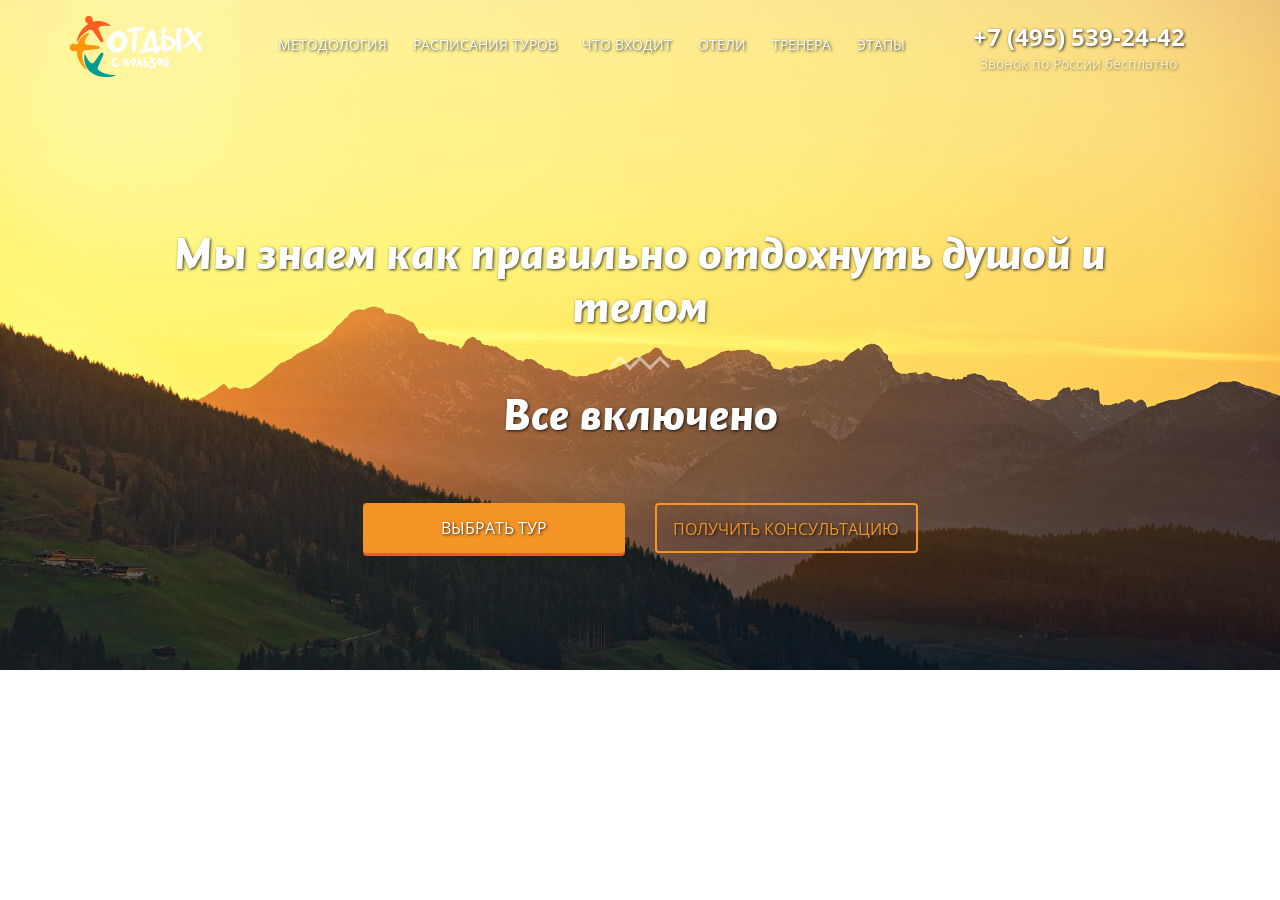
<file: day2/index.html>
<!DOCTYPE html>
<html lang="en">
<head>
	<meta charset="UTF-8">
  <meta charset="utf-8">
  <meta http-equiv="X-UA-Compatible" content="IE=edge">
  <meta name="viewport" content="width=device-width, initial-scale=1">
	<title>Tour</title>

  <link rel="stylesheet" href="css/bootstrap.min.css">
  <link rel="stylesheet" href="css/animate.css">
  <link href="https://fonts.googleapis.com/css?family=Open+Sans:400,700&amp;subset=cyrillic" rel="stylesheet">
  <link rel="stylesheet" href="css/style.css">
</head>
<body>
	
	<!-- Modals -->
<div class="modal">      
        <button type="button" class="close" data-dismiss="modal" aria-label="Close"><span aria-hidden="true">&times;</span></button>
        <div class="modal_contact">
          <h3>Заполните форму и мы свяжемся с вами</h3>
          <div class="form">
              <form action="#" class="form-inline contactform_select">
                <div class="input-group">
                  <div class="input-group-addon"><i class="fa fa-user " aria-hidden="true"></i>
                  </div>
                  <input class="contactform_name form-control" type="text" placeholder="Ваше имя" required minlength="2" name="name">
                </div>            
                <div class="input-group">
                  <div class="input-group-addon contactform_phone"><i class="fa fa-phone" aria-hidden="true"></i></div>
                  <input class="contactform_phone form-control" type="text" placeholder="Телефон" required name="phone">
                </div>            
                <div class="input-group">
                  <div class="input-group-addon contactform_mail"><i class="fa fa-envelope" aria-hidden="true" ></i>
                  </div>
                  <input class="contactform_mail form-control" type="email" placeholder="E-mail"  required name="mail">
                </div>
                <textarea cols="30" rows="3" placeholder="Сообщение" name="message"></textarea>
                <div class="police center-block">
                    <div class="center-block text-center">
                      <input class="checkbox" type="checkbox" required>
                      <p class="text-center">Я согласен с политикой конфидециальности</p>
                    </div>
                </div>
                <button type="submit">отправить</button>
              </form>
          </div>
        </div>
</div>

<div class="thanks">
  <p>Спасибо за обращение!<br>Мы свяжемся с Вами в скором времени.</p>
  <button class="back">Вернуться на сайт</button>
</div>
<div class="overlay">
</div>
    <!-- content --> 
    <div class="main">

      <div class="container">
        <a id="up"></a>
        <div class="row">
          <div class="col-sm-2 col-sm-offset-0 col-xs-4 col-xs-offset-1 main_logo ">
            <img src="icons/main-logo.png" alt="logo">
          </div>
          <div class="col-sm-7 main_nav">
            <nav>
              <ul>
                <li><a href="#about">методология</a></li>
                <li><a href="#sheldure">расписания туров</a></li>
                <li><a href="#include">что входит</a></li>
                <li><a href="#hotels">отели</a></li>
                <li><a href="#personal">тренера</a></li>
                <li><a href="#steps">этапы</a></li>
              </ul>
            </nav>
          </div>
          <div class="col-sm-3 col-sm-offset-0 col-xs-5 col-xs-offset-2 main_tel text-center">
            <p class="main_tel_phone"><span>+7 (495) 539-24-42</span></p>
            <p class="main_tel_title">Звонок по России бесплатно</p>
          </div>
        </div>
        <h1 class="main_title text-center">Мы знаем как правильно отдохнуть душой и телом</h1>
        <img src="icons/wawe.png" class="main_wawe center-block" alt="wawe">
        <h2 class="text-center wow pulse" data-wow-duration="2s" data-wow-iteration="2">Все включено</h2>
        <div class="row">
          <div class="col-sm-offset-3 col-sm-3">
            <a href="#tour">
              <div id="choose" class="main_btna text-center">выбрать тур</div>
            </a>
          </div>
          <div class="col-sm-3">
            <div id="receive" class="main_btn text-center contact" ><span>получить</span> консультацию</div>
          </div>
        </div>
      </div>
    </div>

    <script src="js/script.js"></script>
</body>
</html>
</file>
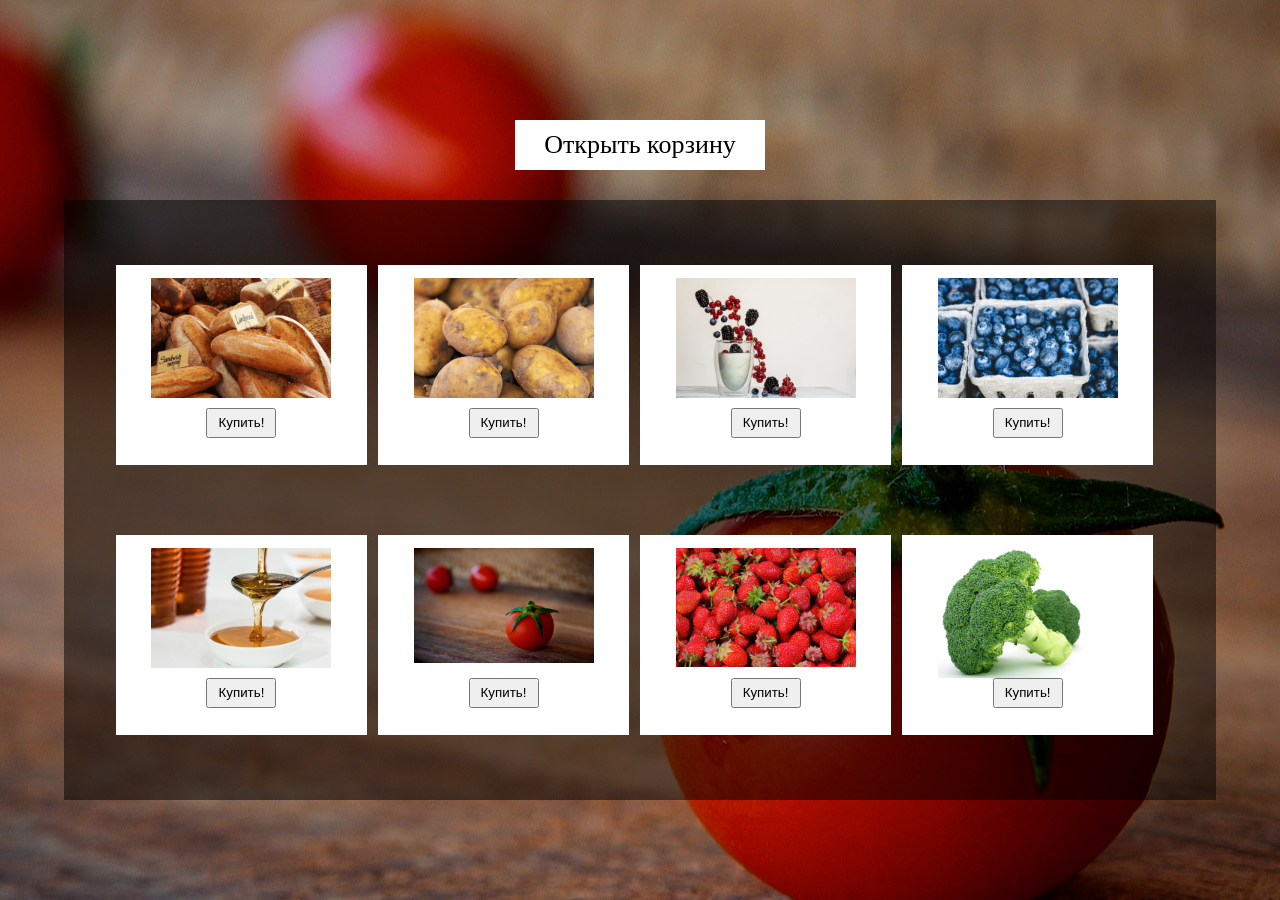
<file: day3/index.html>
<!DOCTYPE html>
<html lang="en">
<head>
	<meta charset="UTF-8">
	<title>Document</title>
	<link rel="stylesheet" href="css/style.css">
</head>
<body>
	<main>
		<div class="open" >Открыть корзину</div>
		<div class="shop">
			<div class="product">
				<div class="product-card">
					<img src="img/bread.jpg" alt="bread">
				</div>
				<button>Купить!</button>
			</div>
			<div class="product">
				<div class="product-card">
					<img src="img/potato.jpg" alt="potato">
				</div>
				<button>Купить!</button>
			</div>
			<div class="product">
				<div class="product-card">
					<img src="img/yogurt.jpg" alt="yogurt">
				</div>
				<button>Купить!</button>
			</div>
			<div class="product">
				<div class="product-card">
					<img src="img/blueberry.jpg" alt="blueberry">
				</div>
				<button>Купить!</button>
			</div>
			<div class="product">
				<div class="product-card">
					<img src="img/honey.jpg" alt="honey">
				</div>
				<button>Купить!</button>
			</div>
			<div class="product">
				<div class="product-card">
					<img src="img/tomato.jpg" alt="tomato">				
				</div>
				<button>Купить!</button>
			</div>
			<div class="product">
				<div class="product-card">
					<img src="img/strawberries.jpg" alt="strawberries">
				</div>
				<button>Купить!</button>
			</div>
			<div class="product">
				<div class="product-card">
					<img src="img/broccoli.jpg" alt="broccoli">
				</div>
				<button>Купить!</button>
			</div>
		</div>
	</main>


	<script src="js/script.js"></script>
</body>
</html>
</file>
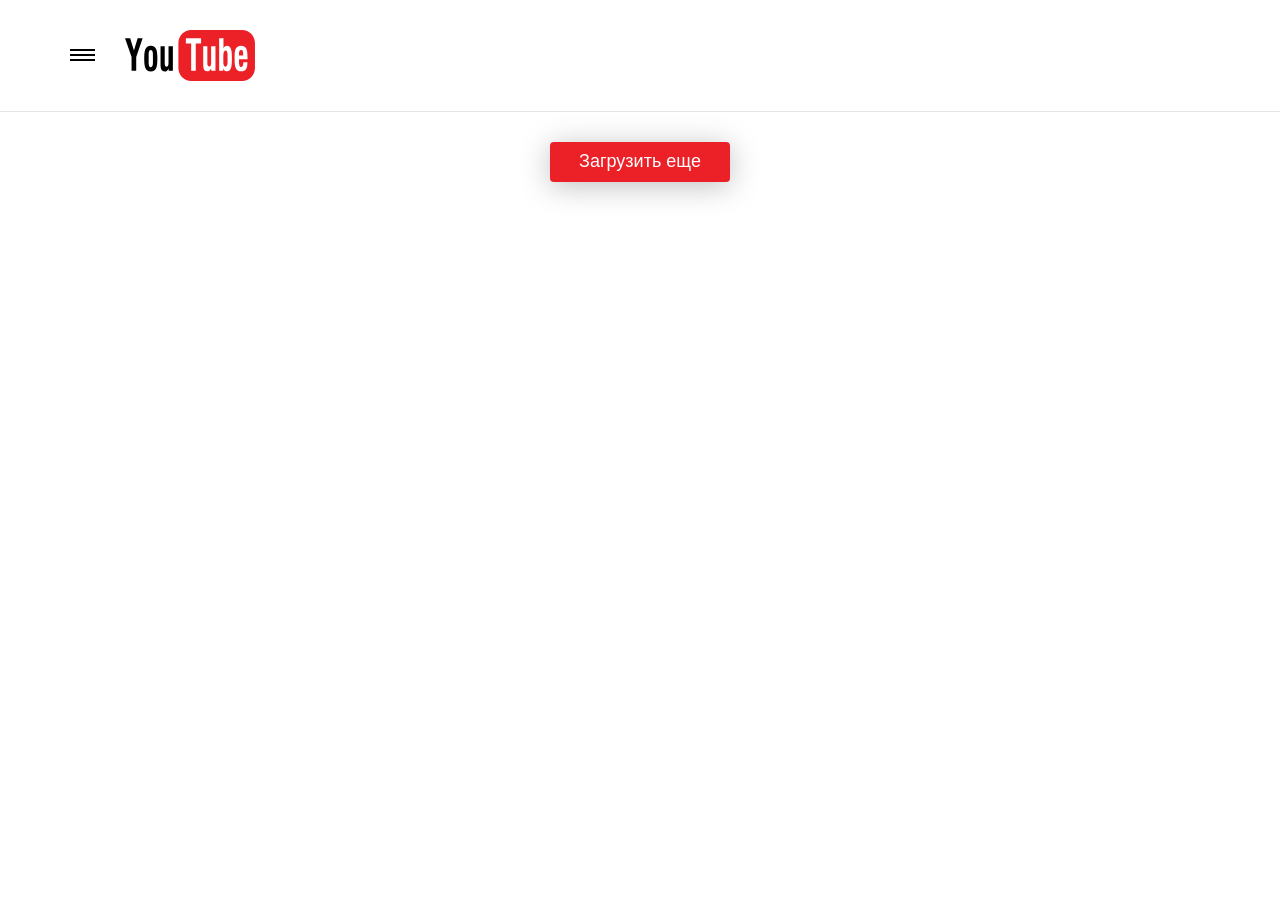
<file: intensive/index.html>
<!DOCTYPE html>
<html lang="en">
    <head>
        <meta charset="UTF-8">
        <meta name="viewport" content="width=device-width, initial-scale=1.0">
        <meta http-equiv="X-UA-Compatible" content="ie=edge">
        <title>YouTube intensive</title>
        <link rel="stylesheet" href="https://stackpath.bootstrapcdn.com/bootstrap/4.2.1/css/bootstrap.min.css">
        <link rel="stylesheet" href="css/style.css">
    </head>
    <body>                 
        <header>
            <div class="container">
                <div class="row align-items-center">
                    <svg class="hamburger" width="25" height="12" viewBox="0 0 25 12" fill="none" xmlns="http://www.w3.org/2000/svg">
                        <line y1="1" x2="25" y2="1" stroke="black" stroke-width="2"/>
                        <line y1="11" x2="25" y2="11" stroke="black" stroke-width="2"/>
                        <line y1="6" x2="25" y2="6" stroke="black" stroke-width="2"/>
                    </svg>
                    <a href="#" class="logo">
                        <img src="logo/youtube.svg" alt="logo">
                    </a>
                </div>
                <div data-slide="nav" class="row">
                    <div class="header__menu">
                        <div class="header__item">
                            <form class="search" action="#">
                                <input required minlength="2" type="text" placeholder="Я ищу..." class="search__input">
                                <button>
                                    <img src="icons/glass.svg" alt="search">
                                </button>
                            </form>
                        </div>
                        <div class="header__item">
                            <div class="header__item-descr">
                                Night mode
                            </div>
                            <div class="header__item-switch">
                                <input type="checkbox" id="cbx" style="display:none"/>
                                <label for="cbx" class="toggle"><span></span></label>   
                            </div>
                        </div>
                    </div>
                </div>
            </div>
            <hr>
        </header>
        <div class="videos">
            <div class="container">
                <div class="videos__wrapper">
                    <!-- <a data-url="AiiSFdsuEjo" href="#" class="videos__item">
                        <img src="img/thumb.webp" alt="thumb">
                        <div class="videos__item-descr">
                            #6 Оптимизация Page Speed Insight Google | Публикация на Хостинг | HandyHost | Марафон вёрстки
                        </div>
                        <div class="videos__item-views">
                            2,6 тыс. просмотров
                        </div>
                    </a>
                    <a data-url="Vb3r7XVTPOc" href="#" class="videos__item">
                        <img src="img/thumb_1.webp" alt="thumb">
                        <div class="videos__item-descr">
                            #5 Пишем jQuery скрипты на landing page | Реальный заказ | Марафон вёрстки | Артем Исламов                        </div>
                        <div class="videos__item-views">
                            3,7 тыс. просмотров
                        </div>
                    </a>
                    <a data-url="YH2XYrbz-S0" href="#" class="videos__item">
                        <img src="img/thumb_2.webp" alt="thumb">
                        <div class="videos__item-descr">
                            #4 вёрстка реального landing page | Марафон верстки | Артем Исламов                        </div>
                        <div class="videos__item-views">
                            3,2 тыс. просмотров
                        </div>
                    </a> -->

                    <button class="more">Загрузить еще</button>
                </div>
            </div>
        </div>

        <div class="modal">
            <div id='frame' class="modal__body"></div>
        </div>
        
        <script src="js/script.js"></script>
  </body>
</html>
</file>
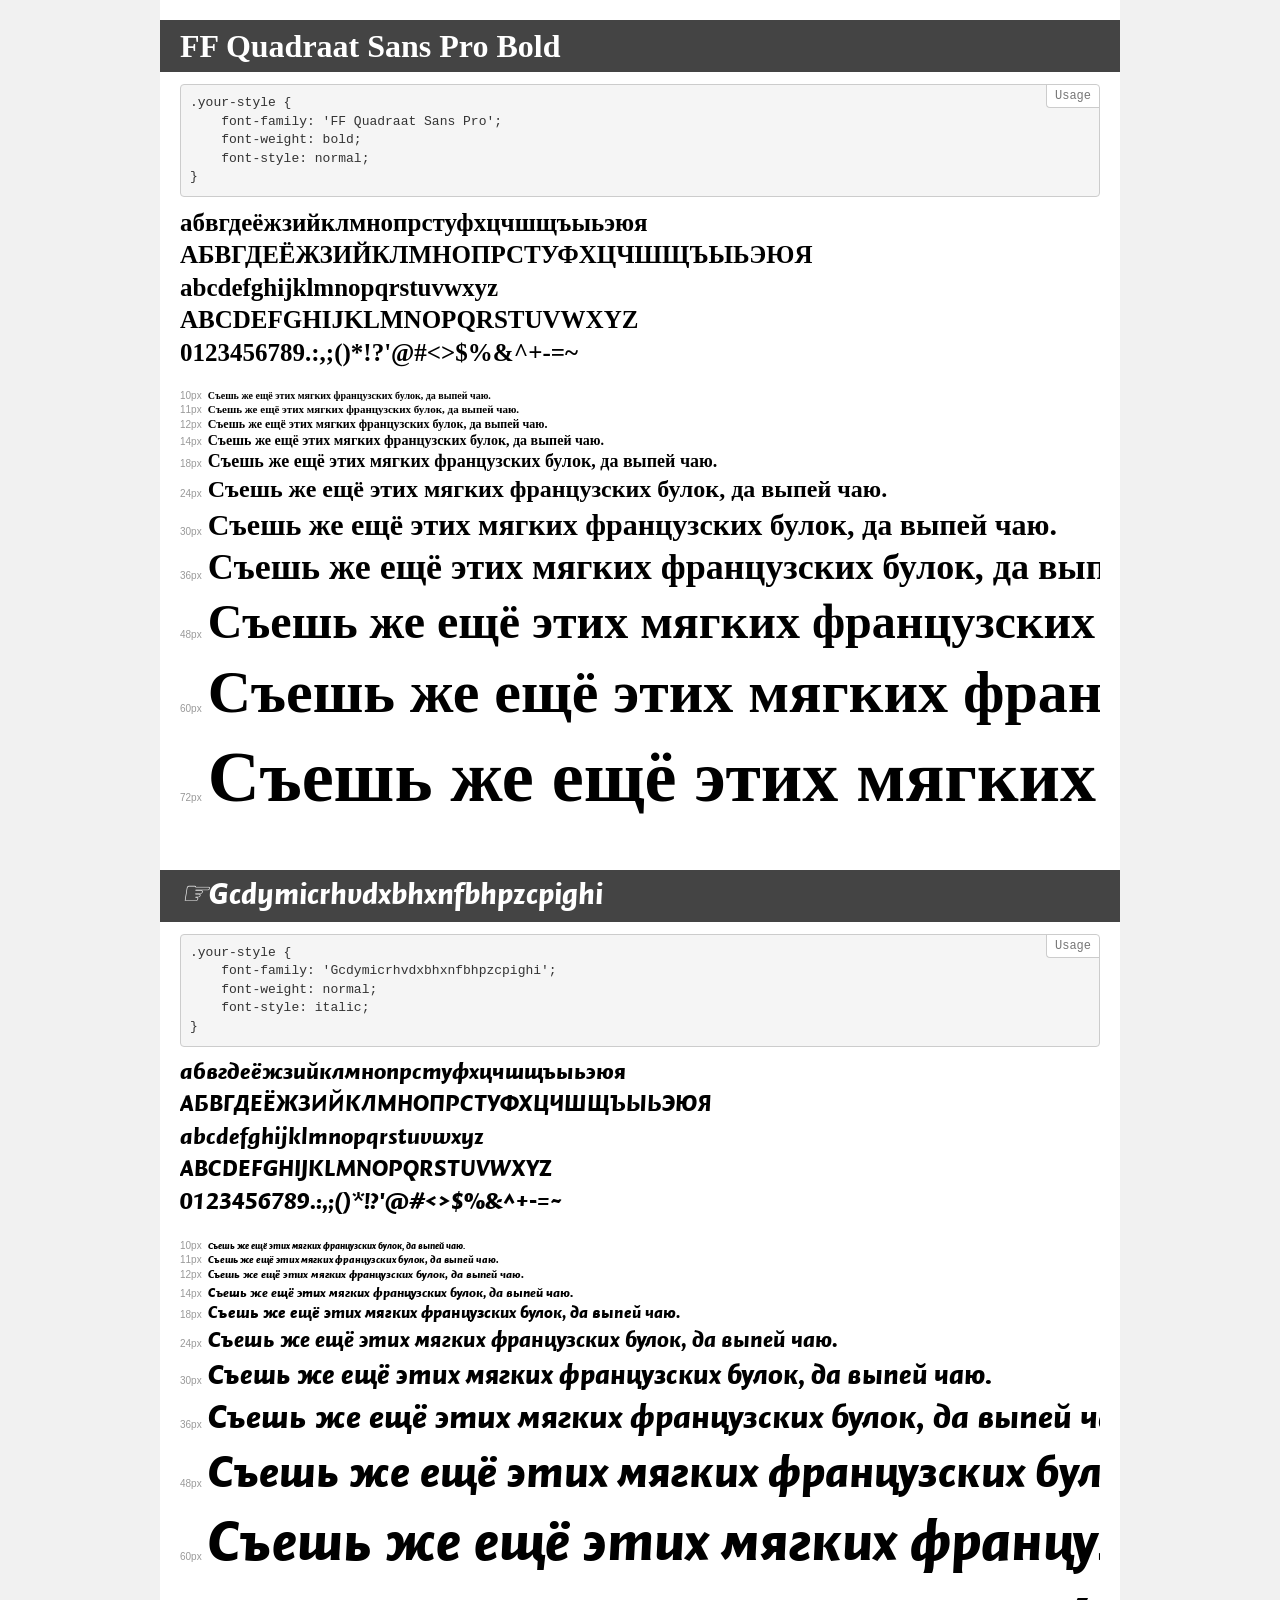
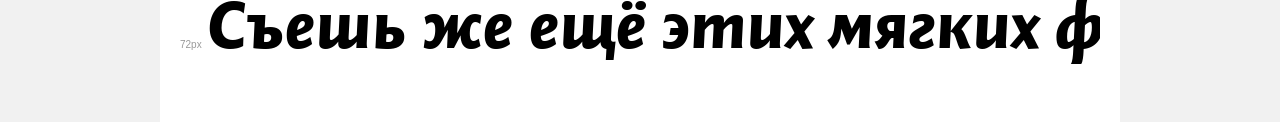
<file: day2/fonts/demo.html>
<!DOCTYPE html>
<html>
<head>
    <meta charset="utf-8">
    <meta http-equiv="X-UA-Compatible" content="IE=edge">
    <meta name="viewport" content="width=device-width, initial-scale=1">
    <meta name="robots" content="noindex, noarchive">
    <title>Transfonter demo</title>
    <link href="stylesheet.css" rel="stylesheet">
    <style>
        /*
        http://meyerweb.com/eric/tools/css/reset/
        v2.0 | 20110126
        License: none (public domain)
        */
        html, body, div, span, applet, object, iframe,
        h1, h2, h3, h4, h5, h6, p, blockquote, pre,
        a, abbr, acronym, address, big, cite, code,
        del, dfn, em, img, ins, kbd, q, s, samp,
        small, strike, strong, sub, sup, tt, var,
        b, u, i, center,
        dl, dt, dd, ol, ul, li,
        fieldset, form, label, legend,
        table, caption, tbody, tfoot, thead, tr, th, td,
        article, aside, canvas, details, embed,
        figure, figcaption, footer, header, hgroup,
        menu, nav, output, ruby, section, summary,
        time, mark, audio, video {
            margin: 0;
            padding: 0;
            border: 0;
            font-size: 100%;
            font: inherit;
            vertical-align: baseline;
        }
        /* HTML5 display-role reset for older browsers */
        article, aside, details, figcaption, figure,
        footer, header, hgroup, menu, nav, section {
            display: block;
        }
        body {
            line-height: 1;
        }
        ol, ul {
            list-style: none;
        }
        blockquote, q {
            quotes: none;
        }
        blockquote:before, blockquote:after,
        q:before, q:after {
            content: '';
            content: none;
        }
        table {
            border-collapse: collapse;
            border-spacing: 0;
        }
        /* common styles */
        body {
            background: #f1f1f1;
            color: #000;
        }
        .page {
            background: #fff;
            width: 920px;
            margin: 0 auto;
            padding: 20px 20px 0 20px;
            overflow: hidden;
        }
        .font-container {
            overflow-x: auto;
            overflow-y: hidden;
            margin-bottom: 40px;
            line-height: 1.3;
            white-space: nowrap;
            padding-bottom: 5px;
        }
        h1 {
            position: relative;
            background: #444;
            font-size: 32px;
            color: #fff;
            padding: 10px 20px;
            margin: 0 -20px 12px -20px;
        }
        .letters {
            font-size: 25px;
            margin-bottom: 20px;
        }
        .s10:before {
            content: '10px';
        }
        .s11:before {
            content: '11px';
        }
        .s12:before {
            content: '12px';
        }
        .s14:before {
            content: '14px';
        }
        .s18:before {
            content: '18px';
        }
        .s24:before {
            content: '24px';
        }
        .s30:before {
            content: '30px';
        }
        .s36:before {
            content: '36px';
        }
        .s48:before {
            content: '48px';
        }
        .s60:before {
            content: '60px';
        }
        .s72:before {
            content: '72px';
        }
        .s10:before, .s11:before, .s12:before, .s14:before,
        .s18:before, .s24:before, .s30:before, .s36:before,
        .s48:before, .s60:before, .s72:before {
            font-family: Arial, sans-serif;
            font-size: 10px;
            font-weight: normal;
            font-style: normal;
            color: #999;
            padding-right: 6px;
        }
        pre {
            display: block;
            position: relative;
            padding: 9px;
            margin: 0 0 10px;
            font-family: Monaco, Menlo, Consolas, "Courier New", monospace !important;
            font-size: 13px;
            line-height: 1.428571429;
            color: #333;
            font-weight: normal !important;
            font-style: normal !important;
            background-color: #f5f5f5;
            border: 1px solid #ccc;
            overflow-x: auto;
            border-radius: 4px;
        }
        pre:after {
            display: block;
            position: absolute;
            right: 0;
            top: 0;
            content: 'Usage';
            line-height: 1;
            padding: 5px 8px;
            font-size: 12px;
            color: #767676;
            background-color: #fff;
            border: 1px solid #ccc;
            border-right: none;
            border-top: none;
            border-radius: 0 4px 0 4px;
            z-index: 10;
        }
        /* responsive */
        @media (max-width: 959px) {
            .page {
                width: auto;
                margin: 0;
            }
        }
    </style>
</head>
<body>
<div class="page">
    <div class="demo" style="font-family: 'FF Quadraat Sans Pro'; font-weight: bold; font-style: normal;">
        <h1>FF Quadraat Sans Pro Bold</h1>
        <pre>.your-style {
    font-family: 'FF Quadraat Sans Pro';
    font-weight: bold;
    font-style: normal;
}</pre>
        <div class="font-container">
            <p class="letters">
                абвгдеёжзийклмнопрстуфхцчшщъыьэюя<br>
АБВГДЕЁЖЗИЙКЛМНОПРСТУФХЦЧШЩЪЫЬЭЮЯ<br>
abcdefghijklmnopqrstuvwxyz<br>
ABCDEFGHIJKLMNOPQRSTUVWXYZ<br>
                0123456789.:,;()*!?'@#<>$%&^+-=~
            </p>
            <p class="s10" style="font-size: 10px;">Съешь же ещё этих мягких французских булок, да выпей чаю.</p>
            <p class="s11" style="font-size: 11px;">Съешь же ещё этих мягких французских булок, да выпей чаю.</p>
            <p class="s12" style="font-size: 12px;">Съешь же ещё этих мягких французских булок, да выпей чаю.</p>
            <p class="s14" style="font-size: 14px;">Съешь же ещё этих мягких французских булок, да выпей чаю.</p>
            <p class="s18" style="font-size: 18px;">Съешь же ещё этих мягких французских булок, да выпей чаю.</p>
            <p class="s24" style="font-size: 24px;">Съешь же ещё этих мягких французских булок, да выпей чаю.</p>
            <p class="s30" style="font-size: 30px;">Съешь же ещё этих мягких французских булок, да выпей чаю.</p>
            <p class="s36" style="font-size: 36px;">Съешь же ещё этих мягких французских булок, да выпей чаю.</p>
            <p class="s48" style="font-size: 48px;">Съешь же ещё этих мягких французских булок, да выпей чаю.</p>
            <p class="s60" style="font-size: 60px;">Съешь же ещё этих мягких французских булок, да выпей чаю.</p>
            <p class="s72" style="font-size: 72px;">Съешь же ещё этих мягких французских булок, да выпей чаю.</p>
        </div>
    </div>
    <div class="demo" style="font-family: 'Gcdymicrhvdxbhxnfbhpzcpighi'; font-weight: normal; font-style: italic;">
        <h1>☞Gcdymicrhvdxbhxnfbhpzcpighi</h1>
        <pre>.your-style {
    font-family: 'Gcdymicrhvdxbhxnfbhpzcpighi';
    font-weight: normal;
    font-style: italic;
}</pre>
        <div class="font-container">
            <p class="letters">
                абвгдеёжзийклмнопрстуфхцчшщъыьэюя<br>
АБВГДЕЁЖЗИЙКЛМНОПРСТУФХЦЧШЩЪЫЬЭЮЯ<br>
abcdefghijklmnopqrstuvwxyz<br>
ABCDEFGHIJKLMNOPQRSTUVWXYZ<br>
                0123456789.:,;()*!?'@#<>$%&^+-=~
            </p>
            <p class="s10" style="font-size: 10px;">Съешь же ещё этих мягких французских булок, да выпей чаю.</p>
            <p class="s11" style="font-size: 11px;">Съешь же ещё этих мягких французских булок, да выпей чаю.</p>
            <p class="s12" style="font-size: 12px;">Съешь же ещё этих мягких французских булок, да выпей чаю.</p>
            <p class="s14" style="font-size: 14px;">Съешь же ещё этих мягких французских булок, да выпей чаю.</p>
            <p class="s18" style="font-size: 18px;">Съешь же ещё этих мягких французских булок, да выпей чаю.</p>
            <p class="s24" style="font-size: 24px;">Съешь же ещё этих мягких французских булок, да выпей чаю.</p>
            <p class="s30" style="font-size: 30px;">Съешь же ещё этих мягких французских булок, да выпей чаю.</p>
            <p class="s36" style="font-size: 36px;">Съешь же ещё этих мягких французских булок, да выпей чаю.</p>
            <p class="s48" style="font-size: 48px;">Съешь же ещё этих мягких французских булок, да выпей чаю.</p>
            <p class="s60" style="font-size: 60px;">Съешь же ещё этих мягких французских булок, да выпей чаю.</p>
            <p class="s72" style="font-size: 72px;">Съешь же ещё этих мягких французских булок, да выпей чаю.</p>
        </div>
    </div>
</div>
</body>
</html>
</file>
<file: day2/css/style.css>
@font-face{font-family:'Header';src:url('../fonts/Gcdymicrhvdxbhxnfbhpzcpighi.eot');src:url('../fonts/Gcdymicrhvdxbhxnfbhpzcpighi.eot?#iefix') format('embedded-opentype'),url('../fonts/Gcdymicrhvdxbhxnfbhpzcpighi.woff2') format('woff2'),url('../fonts/Gcdymicrhvdxbhxnfbhpzcpighi.woff') format('woff'),url('../fonts/Gcdymicrhvdxbhxnfbhpzcpighi.ttf') format('truetype'),url('../fonts/Gcdymicrhvdxbhxnfbhpzcpighi.svg#Gcdymicrhvdxbhxnfbhpzcpighi') format('svg');font-weight:normal;font-style:italic}body{font-family:'Open Sans',sans-serif}body h1,body h2{font-family:"Header"}.bold{font-weight:700}@-webkit-keyframes up{from{margin-top:5rem}33%{margin-top:3rem}66%{margin-top:8rem}to{margin-top:5rem}}@keyframes up{from{margin-top:5rem}33%{margin-top:3rem}66%{margin-top:8rem}to{margin-top:5rem}}html{font-size:10px}body{margin:0;padding:0}a{color:inherit;text-decoration:none}a:visited{text-decoration:none;color:inherit}a:hover{text-decoration:none;color:inherit}a:focus{text-decoration:none;color:inherit}a:active{text-decoration:none;color:inherit}.main{width:100%;height:67rem;background:url(../img/main-bg.jpg) center center no-repeat;background-size:cover;padding-top:1rem;text-shadow:1px 1px 3px rgba(0,0,0,0.8)}.main_mobmenu{display:none}.main_mobmenu_field{display:none}.main_logo{height:7rem;line-height:7rem}.main_nav{height:7rem;line-height:7rem}.main_nav nav>ul{list-style-type:none;display:-webkit-box;display:-webkit-flex;display:-ms-flexbox;display:flex;-webkit-justify-content:space-around;-ms-flex-pack:distribute;justify-content:space-around;-webkit-box-align:center;-webkit-align-items:center;-ms-flex-align:center;align-items:center;padding:0;margin:0}.main_nav nav>ul li{text-transform:uppercase;color:#fff;font-size:1.4rem}.main_nav nav>ul li a{padding:.5rem}.main_nav nav>ul li a:hover{background-color:#000;border-radius:5px}.main_tel_phone{font-weight:700;font-size:2.4rem;margin:0;padding-top:1rem;color:#fff}.main_tel_phone span{display:block}.main_tel_title{margin:0;color:#fff;opacity:.6}.main_title{margin-top:15rem;padding:0 5% 0 5%;color:#fff;font-size:4.8rem}.main_wawe{margin-top:2rem}.main h2{margin-top:2rem;padding:0 10% 0 10%;color:#fff;font-size:4.8rem}.main_btna{margin-top:5rem;width:100%;height:5rem;line-height:5rem;border-radius:4px;background-color:#f49526;text-transform:uppercase;font-size:1.6rem;color:#fff;cursor:pointer;box-shadow:0 3px 0 0 #e75f28}.main_btna:hover{box-shadow:0 0 5px #fff}.main_btn{margin-top:5rem;width:100%;height:5rem;line-height:4.9rem;border:2px solid #f49526;border-radius:4px;background-color:none;text-transform:uppercase;font-size:1.6rem;color:#f49526;cursor:pointer}.main_btn:hover{box-shadow:0 0 5px #f49526}.main_down{color:#fff}.main_down i{margin-top:5rem;opacity:.6;-webkit-animation:up 2s infinite linear;animation:up 2s infinite linear}.rest{padding-top:8rem;text-shadow:none}.rest_title_1,.rest_title_2,.rest_title_3{height:5rem;color:#f49526;font-size:4rem;line-height:4.9rem;font-family:"Header"}.rest_title_2 img{width:100%}.rest_mobile{display:none}.rest_descr{margin-top:5rem}.rest_descr p{font-size:3.2rem;color:#abb7b7;line-height:3.4rem}.rest_descr p span{font-size:1.6rem}.rest_result{margin-top:5rem}.rest_result_img{padding-top:1.2rem;float:left;height:15rem;width:10rem}.rest_result_list{padding-top:.8rem}.rest_result_list ul{list-style-image:url(../icons/oks.png);font-size:1.6rem}.rest_result_list ul li{line-height:2.4rem;font-weight:700}.rest_bg{margin-top:1rem;padding-top:2rem;background-color:#f5f5f5}.rest .blue{color:#1d9c91}.rest_prev{height:30rem;margin-top:6rem}.rest_prev_img{height:15rem;width:100%}.rest_prev_img_1{background:url(../img/preview_1.png) center center no-repeat}.rest_prev_img_2{background:url(../img/preview_2.png) center center no-repeat}.rest_prev_img_3{background:url(../img/preview_3.png) center center no-repeat}.rest_prev p{height:8rem;margin-top:3rem;font-size:1.6rem}.tour{padding-top:3rem}.tour h1{font-size:4.8rem;font-weight:700;text-align:center}.tour_big{height:50rem;margin-top:4rem;background:url(../img/points_1.jpg) center center no-repeat;background-size:cover}.tour_big_1{background:url(../img/points_6.jpg) center center no-repeat;background-size:cover}.tour_big_price{width:50%;height:8rem;float:left;position:absolute;bottom:0;padding-left:1rem;color:#fff}.tour_big_price h3{font-size:3rem;margin:0}.tour_big_price p{margin:0;font-size:3.2rem;font-weight:700}.tour_big_date{width:50%;height:8rem;right:3rem;position:absolute;bottom:0;padding-left:2rem;color:#fff;text-align:right;padding-top:1rem}.tour_big_date p{font-size:1.4rem}.tour_big_date_btn{width:11rem;height:3rem;border-radius:4px;background-color:#1d9c91;position:absolute;right:0;text-align:center;line-height:2.8rem;cursor:pointer;-webkit-transition:all .2s;transition:all .2s}.tour_big_date_btn:hover{-webkit-transform:scale(1.05);-ms-transform:scale(1.05);transform:scale(1.05)}.tour_small{height:100%;margin-top:4rem}.tour_small .smallr{right:1.5rem}.tour_small_item{width:100%;height:50%;position:relative}.tour_small_item_1{height:24rem;background:url(../img/points_2.jpg) no-repeat;background-size:cover}.tour_small_item_2{height:24rem;margin-top:2rem;background:url(../img/points_3.jpg) no-repeat;background-size:cover}.tour_small_item_3{height:24rem;background:url(../img/points_4.jpg) no-repeat;background-size:cover}.tour_small_item_4{height:24rem;margin-top:2rem;background:url(../img/points_5.jpg) no-repeat;background-size:cover}.tour_btns_sheldure{width:24rem;height:5rem;position:relative;margin:auto;margin-top:4rem;background-color:#f49526;border-radius:4px;text-transform:uppercase;font-size:1.5rem;text-align:center;padding-left:3rem;line-height:5rem;cursor:pointer}.tour_btns_sheldure:hover{box-shadow:0 0 15px #f49526}.tour_btns_sheldure i{position:absolute;left:2rem;top:1.3rem;font-size:2.8rem}.tour_btns_photo{width:24rem;height:5rem;position:relative;margin:auto;margin-top:2rem;margin-bottom:2rem;background-color:#1d9c91;border-radius:4px;text-transform:uppercase;font-size:1.5rem;text-align:center;padding-left:3rem;line-height:5rem;cursor:pointer}.tour_btns_photo:hover{box-shadow:0 0 15px #1d9c91}.tour_btns_photo i{position:absolute;left:5rem;top:1.3rem;font-size:2.8rem}.services{background-size:cover;height:100rem}.services h1{margin-top:30rem;font-weight:700;color:#fff;font-size:5rem;text-shadow:1px 1px 3px rgba(0,0,0,0.8)}.services_layout{width:100%;height:45rem;margin-top:5rem;background-color:rgba(0,0,0,0.7)}.services_layout ul{margin-top:7rem;font-size:2rem;list-style-type:none;color:#fff}.services_layout ul li{margin-bottom:.3rem;line-height:3rem}.services_layout ul i{color:#fae331;margin-right:.5rem}.hotels h1{margin-top:7rem;font-weight:700;font-size:4.5rem}.hotels_item{margin-top:10rem;margin-right:5rem;margin-left:5rem}.hotels_item img{width:37rem;height:30rem;margin:auto;box-shadow:4px 4px 8px rgba(0,0,0,0.5)}.hotels_item h3{font-weight:700}.hotels_item p{font-size:1.7rem}.hotels_item .highlight{color:#f49526;font-size:2rem;text-shadow:1px 1px 3px #f49526}.hotels .slick-slide{outline:none}.hotels .slick-slide:focus{outline:none}.hotels .prev{position:absolute;top:50%;z-index:49;width:4rem;height:4rem;border:0;border-radius:100%;left:0;-webkit-transform:translateY(-50%);-ms-transform:translateY(-50%);transform:translateY(-50%);background:#1d9c91;color:#fff;font-size:1rem;opacity:.6;box-shadow:2px 2px 5px rgba(0,0,0,0.5)}.hotels .prev:focus{outline:none}.hotels .next{position:absolute;top:50%;z-index:49;width:4rem;height:4rem;border:0;border-radius:100%;right:0;-webkit-transform:translateY(-50%);-ms-transform:translateY(-50%);transform:translateY(-50%);background:#1d9c91;color:#fff;font-size:1rem;opacity:.6;box-shadow:2px 2px 5px rgba(0,0,0,0.5)}.hotels .next:focus{outline:none}.result .slick-slide{outline:none}.result .slick-slide:focus{outline:none}.result h1{margin-top:10rem;font-size:4rem;font-weight:700}.result h3{font-size:1.6rem}.result_item{margin-top:5rem}.result_item_img img{margin:0 auto;height:30rem}.result_item_polygon{height:16rem;width:28rem;background:url(../icons/Polygon.png) center center no-repeat;background-size:100%}.result_item_polygon p{margin-top:0;text-align:center;padding:5rem 2rem 0 3.5rem}.result_item_polygon_name{font-size:2rem;margin:0;margin-top:1rem;font-weight:700}.result_item_polygon_pos{font-size:2rem;margin:0;margin-top:1rem;color:#1d9c91;font-weight:700}.result_item_descr{margin-top:4rem}.result_nav{margin-top:1rem}.result_nav_item{width:70%;margin:auto;display:-webkit-box;display:-webkit-flex;display:-ms-flexbox;display:flex;-webkit-justify-content:space-around;-ms-flex-pack:distribute;justify-content:space-around}.result_nav_item img{width:9rem;height:9rem;border-radius:100%;border:1px solid #1d9c91;margin-right:1rem;cursor:pointer}.steps{background-color:#f5f5f5;padding-bottom:7rem}.steps h1{margin-top:7rem;font-size:4rem;font-weight:700}.steps h3{font-size:1.6rem}.steps p{font-size:1.6rem;text-transform:uppercase;margin-top:1rem}.steps_item{margin-top:5rem}.healthytour{height:70rem;background:url(../img/mountains2_bg.jpg) center center no-repeat;background-size:cover}.healthytour h1{margin-top:5rem;font-size:4rem;font-weight:700}.healthytour p{margin-top:3rem}.contactform h1{margin-top:4rem;margin-bottom:4rem;font-size:4rem;font-weight:700}.contactform .form{width:100%}.contactform i{font-size:2rem}.contactform textarea{width:100%;border:none;box-shadow:none;background-color:rgba(0,0,0,0.08);border-radius:4px;font-size:1.6rem;padding:1rem 2rem 1rem 2rem}.contactform textarea:focus{border:none;box-shadow:none;outline:none}.contactform_police{padding:2rem 3rem 2rem 3rem}.contactform_police .checkbox{width:1.8rem;height:1.8rem;margin-right:.5rem;margin-top:-0.3rem;display:inline}.contactform_police .checkbox:focus{border:none;box-shadow:none;outline:none}.contactform_police p{display:inline;font-size:1.2rem;font-weight:700}.contactform button{width:100%;height:3.8rem;background-color:#f49526;border:none;border-radius:4px;text-transform:uppercase;font-size:1.8rem}.contactform button:hover{box-shadow:0 0 10px #f49526}.contactform button:focus{border:none;box-shadow:none;outline:none}.form-inline .form-control{width:100%;height:3.8rem;display:block;margin-bottom:0;border:none;box-shadow:none;background-color:rgba(0,0,0,0.08);font-size:1.6rem}.form-inline .input-group{width:100%;margin-bottom:2rem}.form-inline .input-group .input-group-addon{width:13%;border:none;box-shadow:none;background-color:rgba(0,0,0,0.2)}.form-inline .select{background-color:rgba(29,156,145,0.8);color:#fff}option{height:5rem}.footer{padding-top:3rem;padding-bottom:2rem;background-color:#363636}.footer p{color:#fff}.footer .flex{display:-webkit-box;display:-webkit-flex;display:-ms-flexbox;display:flex;-webkit-justify-content:space-around;-ms-flex-pack:distribute;justify-content:space-around}.footer_social{display:inline-block;margin-top:1.8rem}.footer_rights{margin-top:3rem}.footer_rights a{color:#f49526}.upbtn{position:fixed;width:7rem;height:100vh;z-index:49;bottom:0;display:none}.upbtn a{display:block;height:100vh}.upbtn a .fa{font-size:5rem;margin-top:90vh;display:block;margin-left:2rem;color:#f49526}.upbtn:hover{background-color:rgba(0,0,0,0.2)}.modal{display:none;position:fixed;margin:5rem 30% 0 30%;width:40%;padding-bottom:3rem;z-index:100;box-shadow:0 0 15px #f49526;border-radius:10px;border:1px solid #f49526;background-color:#fff}.modal_contact{width:80%;margin:auto;margin-top:3rem}.modal_contact h3{text-align:center;margin-bottom:4rem;line-height:3rem}.modal_contact .form-inline .form-control{width:100%;height:3.8rem;display:block;margin-bottom:0;border:none;box-shadow:none;background-color:rgba(0,0,0,0.08);font-size:1.6rem}.modal_contact .form-inline .input-group{width:100%;margin-bottom:1rem}.modal_contact .form-inline .input-group .input-group-addon{width:13%;border:none;box-shadow:none;background-color:rgba(0,0,0,0.2)}.modal_contact .form-inline .select{background-color:rgba(29,156,145,0.8);color:#fff}.modal_contact button{width:100%;height:3.8rem;background-color:#f49526;border:none;border-radius:4px;text-transform:uppercase;font-size:1.8rem}.modal_contact button:hover{box-shadow:0 0 10px #f49526}.modal_contact button:focus{outline:none}.modal_contact textarea{width:100%;border:none;box-shadow:none;background-color:rgba(0,0,0,0.08);border-radius:4px;font-size:1.6rem;padding:1rem 2rem 1rem 2rem}.modal_contact textarea:focus{border:none;box-shadow:none;outline:none}.modal_contact .police{padding:1rem 3rem 1rem 3rem}.modal_contact .police .checkbox{width:1.8rem;height:1.8rem;margin-right:.5rem;margin-top:-0.3rem;display:inline}.modal_contact .police .checkbox:focus{border:none;box-shadow:none;outline:none}.modal_contact .police p{display:inline;font-size:1.2rem;font-weight:700}.thanks{display:none;position:fixed;width:30%;background-color:#fff;margin:5rem 35% 0 35%;z-index:100;padding:3rem 3rem 2rem 3rem;box-shadow:0 0 15px #f49526;border-radius:10px;border:1px solid #f49526}.thanks p{text-align:center;font-size:2rem;font-weight:700}.thanks button{width:60%;height:3.8rem;margin:.5rem 20% 0 20%;background-color:#f49526;border:none;border-radius:4px;text-transform:uppercase;font-size:1.55rem;font-weight:700}.thanks button:hover{box-shadow:0 0 10px #f49526}.thanks button:focus{outline:none}.overlay{display:none;width:100%;height:100%;position:fixed;z-index:50;background-color:rgba(0,0,0,0.7)}.close{margin-right:1rem;margin-top:.2rem;color:#000;opacity:1;font-size:3rem}.close:focus{outline:none}@media (max-width:1199px){.main{height:60rem}.main_nav nav>ul>li{font-size:1.2rem}.main_title{margin-top:9rem;font-size:3.5rem}.main h2{font-size:3.5rem}.main_btn{font-size:1.2rem}.rest{padding-top:5rem}.rest_title_1,.rest_title_2,.rest_title_3{font-size:3.2rem}.rest_descr{margin-top:3rem}.rest_descr p{font-size:2.5rem;color:#abb7b7;line-height:3.4rem}.rest_descr p span{font-size:1.3rem}.rest_result{margin-top:3rem}.rest_result_img{height:20rem}.tour h1{font-size:3.5rem}.services h1{font-size:3.5rem}.hotels h1{font-size:3.5rem}.hotels_item{margin-top:7rem}.hotels_item img{width:27rem;height:22rem}.hotels h3{height:4rem}.hotels .next{-webkit-transform:translateY(-100%);-ms-transform:translateY(-100%);transform:translateY(-100%)}.hotels .prev{-webkit-transform:translateY(-100%);-ms-transform:translateY(-100%);transform:translateY(-100%)}.contactform h1{font-size:3.5rem}.contactform_police{padding:1rem 2rem 1rem 2rem}.contactform_police p{font-size:1rem}.healthytour{height:60rem}.healthytour h1{font-size:3.5rem}.healthytour p{font-size:1.4rem}.footer{padding-top:2rem}.footer_social img{margin-top:2rem}.footer_rights{margin-top:5rem}.thanks p{font-size:1.6rem}.thanks button{font-size:1.2rem;margin-top:2rem}}@media (max-width:991px){.main{height:55rem}.main_logo img{height:5rem}.main_nav nav>ul>li{font-size:.9rem}.main_tel_phone{font-size:1.6rem}.main_tel_title{font-size:1.3rem}.main_title{margin-top:7rem;font-size:3.2rem}.main h2{font-size:3.2rem}.main_btn{font-size:1rem;height:4rem;line-height:3.9rem}.main_btna{font-size:1.5rem;height:4rem;line-height:3.9rem}.rest{padding-top:5rem}.rest_title_1,.rest_title_2,.rest_title_3{font-size:2.3rem}.rest_descr{margin-top:2rem}.rest_descr p{font-size:2rem;color:#abb7b7;line-height:3.4rem}.rest_descr p span{font-size:1.3rem}.rest_result{margin-top:2rem}.rest_result_img{height:22rem;width:9rem}.rest_result_list ul>li{font-size:1.4rem}.rest_prev p{font-size:1.4rem}.tour h1{font-size:3.2rem}.tour_big_price{line-height:4rem;padding-top:1rem}.tour_big_price h3{font-size:2.5rem}.tour_big_price p{font-size:2rem}.services h1{margin-top:25rem;font-size:3.2rem}.services_layout ul{font-size:1.6rem;margin-top:4rem}.hotels h1{font-size:3.2rem}.hotels_item{margin-top:7rem}.hotels_item img{width:100%;height:18rem}.hotels h3{height:4rem;font-size:2rem}.hotels .next{-webkit-transform:translateY(-150%);-ms-transform:translateY(-150%);transform:translateY(-150%);right:2rem}.hotels .prev{-webkit-transform:translateY(-150%);-ms-transform:translateY(-150%);transform:translateY(-150%);left:2rem}.result h1{font-size:3.2rem}.result_item_img{height:24rem}.result_item_img img{width:100%;height:25rem}.result_item_polygon{height:14rem;width:20rem}.result_item_polygon p{margin-top:0;padding:3.5rem 2rem 0 3.5rem;font-size:1.2rem}.result_item_polygon_name{font-size:1.4rem}.result_item_polygon_pos{font-size:1.4rem}.result_item_descr{margin-top:4rem}.result_nav{margin-top:1rem}.result_nav_item img{width:9rem;height:8rem}.steps p{margin-top:2rem}.contactform h1{font-size:3.2rem}.contactform_police{padding:1rem 2rem 1rem 2rem}.contactform_police p{font-size:1rem}.healthytour{height:60rem}.healthytour h1{font-size:3.5rem}.healthytour p{font-size:1.3rem}.footer{padding-top:2rem;padding-bottom:2rem;background-color:#363636}.footer p{color:#fff;font-size:1rem}.footer .flex{display:-webkit-box;display:-webkit-flex;display:-ms-flexbox;display:flex;-webkit-justify-content:space-around;-ms-flex-pack:distribute;justify-content:space-around}.footer_social{display:inline-block}.footer_social a img{margin-top:0;width:3.5rem;height:3.5rem}.footer_rights{margin-top:3rem;text-align:right}.footer_rights a{color:#f49526}.thanks{padding:3rem 1rem 3rem 1rem;width:40%;margin-right:30%;margin-left:30%}.thanks p{font-size:1.6rem}.thanks button{font-size:1.2rem;margin-top:2rem}}@media (max-width:768px){.main{height:55rem;padding-top:3rem}.main_mobmenu{display:block;position:fixed;top:0;height:3rem;width:100%;z-index:999;background-color:rgba(244,149,38,0.9)}.main_mobmenu_triger{text-align:center;text-shadow:1px 1px 3px rgba(0,0,0,0.1);font-size:2rem;width:100%;margin:0 auto;margin-top:.6rem}.main_mobmenu_field{display:block;position:fixed;width:100%;height:15rem;background-color:rgba(244,149,38,0.9);margin-bottom:-3rem;padding-top:2rem;z-index:999;-webkit-transition:.7s;transition:.7s;-webkit-transform:translateY(-20rem);-ms-transform:translateY(-20rem);transform:translateY(-20rem)}.main_mobmenu_field ul{padding-left:2.5rem;text-align:center}.main_mobmenu_field_active{-webkit-transform:translateY(0);-ms-transform:translateY(0);transform:translateY(0)}.main_mobmenu_field_list{float:left;width:50%;text-align:center;color:;text-shadow:1px 1px 3px rgba(0,0,0,0.1);font-size:1.8rem;text-transform:uppercase}.main_mobmenu_field_list ul{list-style-type:none}.main_mobmenu_field_list ul li{margin-bottom:.5rem;font-weight:700}.main_nav{display:none}.main_title{margin-top:7rem;font-size:2.5rem}.main h2{font-size:3rem}.main_btn{width:50%;margin:5rem 25% 5rem 25%;margin-top:2rem}.main_btna{width:50%;margin:5rem 25% 5rem 25%;margin-bottom:0}.main_down{display:none}.rest{padding-top:5rem}.rest_title_1,.rest_title_2,.rest_title_3{font-size:1.9rem;line-height:2rem}.rest_title_2 img{width:120%}.rest_descr{margin-top:2rem;display:none}.rest_mobile{display:block;margin-top:2rem}.rest_mobile ul{padding-top:1rem;list-style-type:circle;padding-left:0}.rest_mobile ul li{font-weight:700;color:rgba(0,0,0,0.6)}.rest_result{margin-top:2rem}.rest_result_img{display:none}.rest_result_list ul{padding-left:0}.rest_prev{margin-top:0;padding-top:5rem}.tour h1{font-size:2.5rem}.services h1{margin-top:5rem;font-size:3.2rem}.services_layout{height:70rem;padding-top:.5rem}.services_layout ul{font-size:1.3rem;margin-top:4rem}.hotels h1{font-size:2.5rem;margin-top:11rem}.hotels_item{margin-top:7rem}.hotels_item img{width:100%;height:18rem}.hotels h3{height:4rem;font-size:2rem}.hotels .next{-webkit-transform:translateY(-150%);-ms-transform:translateY(-150%);transform:translateY(-150%);right:2rem}.hotels .prev{-webkit-transform:translateY(-150%);-ms-transform:translateY(-150%);transform:translateY(-150%);left:2rem}.hotels .slick-dots{margin-bottom:0}.hotels .slick-dots li button:before{font-size:5rem}.result h1{font-size:3.2rem;margin-top:5rem}.result_item_img{height:24rem}.result_item_img img{width:22rem;height:22rem}.result_item_polygon{height:15rem;width:13rem;background:none}.result_item_polygon p{margin-top:0;font-size:1.2rem;text-align:left;padding:0;padding-top:3rem}.result_item_polygon_name{font-size:1.4rem;margin-top:0}.result_item_polygon_pos{font-size:1.4rem}.result_item_descr{margin-top:4rem}.result_nav{display:none}.result .slick-dots{margin-bottom:0}.result .slick-dots li button:before{font-size:5rem}.steps p{margin-top:2rem}.contactform h1{font-size:3.2rem}.contactform_police{padding:1rem 2rem 1rem 2rem}.contactform_police .checkbox{top:.5rem}.contactform_police p{font-size:1rem}.footer .flex{padding-left:2.2rem}.footer p{color:#fff;font-size:.8rem}.footer_social a img{margin-top:0;margin-right:1rem;width:3rem;height:3rem}.modal{width:80%;margin:4rem 10% 0 10%}.modal .police .checkbox{top:.5rem}.thanks{padding:3rem 1rem 3rem 1rem;width:50%;margin-right:25%;margin-left:25%}.thanks p{font-size:1.4rem}.upbtn{width:4rem}.upbtn a .fa{font-size:3rem;margin-left:1rem}}@media (max-width:425px){.main_tel_phone{font-size:1.1rem}.main_tel_title{font-size:1.2rem;line-height:1.4rem;margin-top:.3rem}.main_title{font-size:2rem;margin-top:5rem;line-height:2.3rem}.main_btn{font-size:.9rem}.rest_title_1,.rest_title_2,.rest_title_3{font-size:1.9rem;text-align:left;line-height:2.4rem}.rest_title_2{width:25%;padding-top:1rem}.rest_mobile{font-size:1.2rem}.rest_result_list ul li{font-size:1.05rem;line-height:1.8rem}.tour h1{font-size:1.9rem;margin-top:7rem;margin-bottom:0}.services h1{font-size:2rem}.services_layout{padding-top:.1rem}.services_layout ul{padding-left:.5rem;text-align:center}.services_layout ul li{font-size:1.3rem;line-height:2.5rem}.hotels h1{font-size:2.3rem;margin-top:6rem}.result h1{font-size:2.3rem}.result_item img{height:15rem;width:15rem;margin-left:-2rem}.result_item_polygon{height:7rem;margin-left:-2rem}.result_item_polygon p{padding-top:0}.result_item_polygon_name{margin-top:1rem;margin-left:-2rem}.result_item_polygon_pos{margin-left:-2rem}.result_item_descr{margin-top:-1rem;font-size:1.2rem}.healthytour{height:70rem}.healthytour p{font-size:1.3rem}.footer p{font-size:.6rem}.footer_rights{margin-top:2rem}.footer_social a img{margin-top:0;width:2rem;height:2rem}.modal{width:80%;margin:4rem 10% 0 10%}.modal h3{font-size:1.7rem;text-align:center;margin-bottom:2rem}.modal_contact .form-inline .form-control{font-size:1.4rem}.modal_contact textarea{font-size:1.4rem}.modal .police{padding:1rem 0 2rem 0}.modal .police .checkbox{top:.5rem}.thanks{padding:2rem .6rem 3rem .6rem;width:60%;margin-right:20%;margin-left:20%}.thanks p{font-size:1.2rem}.thanks button{font-size:1.1rem;margin-top:1.7rem}.upbtn{width:4rem}.upbtn a .fa{font-size:3rem;margin-left:1rem}}
</file>
<file: day3/css/style.css>
* {
	box-sizing: border-box;
	margin: 0;
	padding: 0;
}

main {
	width: 100%;
	height: 900px;
	padding-top: 120px;
	background: url('../img/tomato.jpg') center center no-repeat;
}
.open {
	display: block;
	margin: 0 auto;
	width: 250px;
	height: 50px;
	margin-bottom: 30px;
	background-color: #fff;
	font-size: 26px;
	text-align: center;
	line-height: 50px;
	cursor: pointer;
}
.shop {
	display: flex;
	justify-content: center;
	align-items: center;
	flex-wrap: wrap;
	width: 90%;
	height: 600px;
	margin: 0 auto;
	padding: 30px 30px;
	background-color: rgba(0,0,0,0.5);
}
.product {
	width: 23%;
	height: 200px;
	margin-right: 1%;
	background-color: #fff;
}
.product .product-card {
	display: block;
	width: 180px;
	height: 120px;
	margin: 0 auto;
	margin-top: 5%;
}
.product .product-card img {
	width: 100%;
}
button {
	display: block;
	width: 70px;
	height: 30px;
	margin: 0 auto;
	margin-top: 10px;
	cursor: pointer;
}
.cart {
	display: none;
	width: 100%;
	height: 100%;
	position: absolute;
	top: 0;
	background-color: rgba(0,0,0,.9)
}
h2 {
	color: #fff;
	font-size: 30px;
	text-align: center;
	margin-top: 30px;
}
.cart .cart-field {
	width: 80%;
	height: 600px;
	display: flex;
	justify-content: center;
	align-items: center;
	flex-wrap: wrap;
	margin: 0 auto;
	margin-top: 30px;
	border: 1px solid white;
}
.close {
	width: 200px;
	height: 50px;
	background-color: #fff;
	font-size: 26px;
	margin-top: 10px;
}
</file>
<file: intensive/css/style.css>
body{margin:0;transition:.5s all}body.night{background-color:#000}.logo{margin:30px 0}.logo img{width:130px}.hamburger{margin-right:30px;cursor:pointer}[data-slide]{height:0;overflow:hidden;transition:all 350ms;opacity:0}[data-slide].slide-active{opacity:1;margin-bottom:30px}.search{display:flex;margin:0 auto}.search__input{width:230px;height:30px;border:1px solid rgba(0,0,0,.1);border-bottom-left-radius:4px;border-top-left-radius:4px;padding:0 15px}.search__input:focus{outline:0}.search button{display:flex;align-items:center;width:30px;height:30px;background:#ec2027;border:none;border-radius:0 4px 4px 0;cursor:pointer}.search button:focus{outline:0}.toggle{position:relative;display:block;width:40px;height:20px;cursor:pointer;-webkit-tap-highlight-color:transparent;-webkit-transform:translate3d(0,0,0);transform:translate3d(0,0,0);margin-bottom:0;margin-left:20px}.toggle:before{content:"";position:relative;top:3px;left:3px;width:34px;height:14px;display:block;background:rgba(154,153,153,.5);border-radius:8px;transition:background .2s ease}.toggle span{position:absolute;top:0;left:0;width:20px;height:20px;display:block;background:#ec2027;border-radius:10px;box-shadow:0 3px 8px rgba(154,153,153,.1);transition:all .2s ease}.toggle span:before{content:"";position:absolute;display:block;margin:-18px;width:56px;height:56px;background:rgba(79,46,220,.5);border-radius:50%;-webkit-transform:scale(0);transform:scale(0);opacity:1;pointer-events:none}#cbx:checked+.toggle:before{background:#947ada}#cbx:checked+.toggle span{background:#4f2edc;-webkit-transform:translateX(20px);transform:translateX(20px);transition:all .2s cubic-bezier(.8,.4,.3,1.25),background .15s ease;box-shadow:0 3px 8px rgba(79,46,220,.2)}#cbx:checked+.toggle span:before{-webkit-transform:scale(1);transform:scale(1);opacity:0;transition:all .4s ease}.header__item{display:flex;align-items:center;margin-right:35px}.header__item-switch{display:flex;align-items:center}.header__item-descr{font-weight:500}.header__menu{display:flex;align-items:center}hr{margin:0 0 30px 0}.videos__wrapper{display:flex;flex-wrap:wrap}.videos__item{width:280px;margin:0 45px 30px 45px;text-decoration:none;color:inherit;transition:1s all;opacity:1;cursor:pointer}.videos__item:hover{text-decoration:none;color:inherit}.videos__item img{width:100%;height:156px;-o-object-fit:cover;object-fit:cover;box-shadow:0 0 30px rgba(0,0,0,.25)}.videos__item-descr{margin-top:8px;font-weight:700;font-size:16px}.videos__item-views{font-size:14px;opacity:.5}.videos__item-active{opacity:0;-webkit-transform:translateY(50px);transform:translateY(50px)}.more{display:block;width:180px;height:40px;margin:0 auto;border:none;outline:0;cursor:pointer;background-color:#ec2027;border-radius:4px;box-shadow:0 4px 30px rgba(0,0,0,.25);color:#fff;font-weight:500;font-size:18px}.more:focus{outline:0}.modal{display:none;position:fixed;top:0;width:100%;height:100%;background-color:rgba(0,0,0,.3)}.modal__body{position:absolute;top:50%;left:50%;width:1024px;height:600px;background-color:#fff;-webkit-transform:translateX(-50%) translateY(-50%);transform:translateX(-50%) translateY(-50%);overflow:auto}
</file>
<file: day2/fonts/stylesheet.css>
@font-face {
    font-family: 'Gcdymicrhvdxbhxnfbhpzcpighi';
    src: url('Gcdymicrhvdxbhxnfbhpzcpighi.eot');
    src: url('Gcdymicrhvdxbhxnfbhpzcpighi.eot?#iefix') format('embedded-opentype'),
        url('Gcdymicrhvdxbhxnfbhpzcpighi.woff2') format('woff2'),
        url('Gcdymicrhvdxbhxnfbhpzcpighi.woff') format('woff'),
        url('Gcdymicrhvdxbhxnfbhpzcpighi.ttf') format('truetype'),
        url('Gcdymicrhvdxbhxnfbhpzcpighi.svg#Gcdymicrhvdxbhxnfbhpzcpighi') format('svg');
    font-weight: normal;
    font-style: italic;
}
</file>
